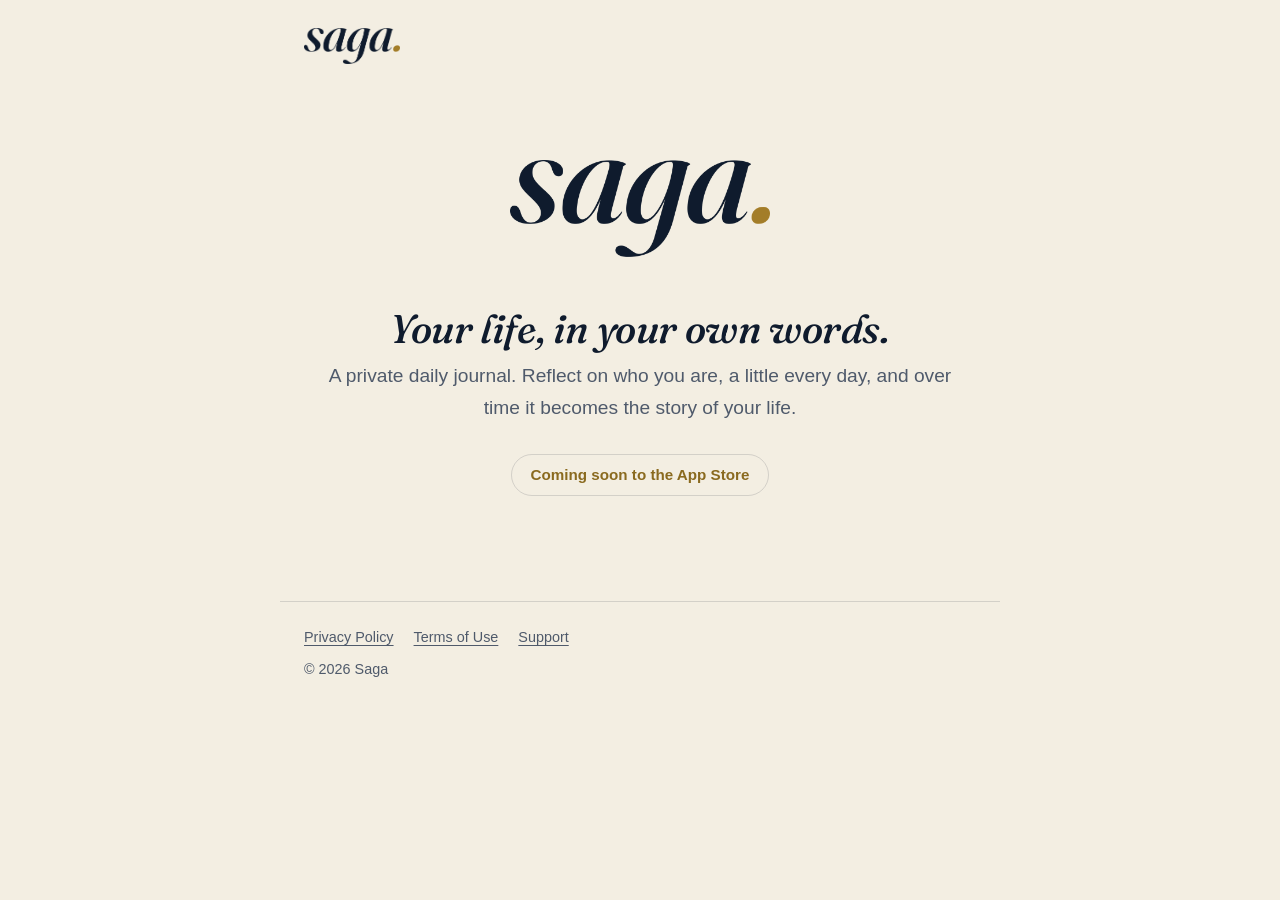
<file: index.html>
<!doctype html>
<html lang="en"><head>
<meta charset="utf-8"><meta name="viewport" content="width=device-width, initial-scale=1">
<title>Saga: a private daily journal</title><meta name="description" content="Saga is a private daily journal for the life you are living, written in your own words.">
<link rel="icon" href="/favicon.png"><link rel="stylesheet" href="/assets/style.css">
<link rel="preconnect" href="https://fonts.googleapis.com"><link rel="preconnect" href="https://fonts.gstatic.com" crossorigin>
<link href="https://fonts.googleapis.com/css2?family=Fraunces:ital,opsz,wght@1,9..144,500&display=swap" rel="stylesheet">
</head><body>
<header class="top"><a href="/" aria-label="Saga home"><picture><source srcset="/assets/wordmark-on-dark.png" media="(prefers-color-scheme: dark)"><img src="/assets/wordmark-on-light.png" alt="saga." width="96" height="36"></picture></a></header>
<main class="home"><section class="hero">
<picture><source srcset="/assets/wordmark-on-dark.png" media="(prefers-color-scheme: dark)"><img class="big" src="/assets/wordmark-on-light.png" alt="saga." width="260" height="97"></picture>
<h1>Your life, in your own words.</h1>
<p class="lead">A private daily journal. Reflect on who you are, a little every day, and over time it becomes the story of your life.</p>
<p class="soon">Coming soon to the App Store</p>
</section></main>
<footer><nav><a href="/privacy/">Privacy Policy</a><a href="/terms/">Terms of Use</a><a href="/support/">Support</a></nav><p>&copy; 2026 Saga</p></footer>
</body></html>
</file>
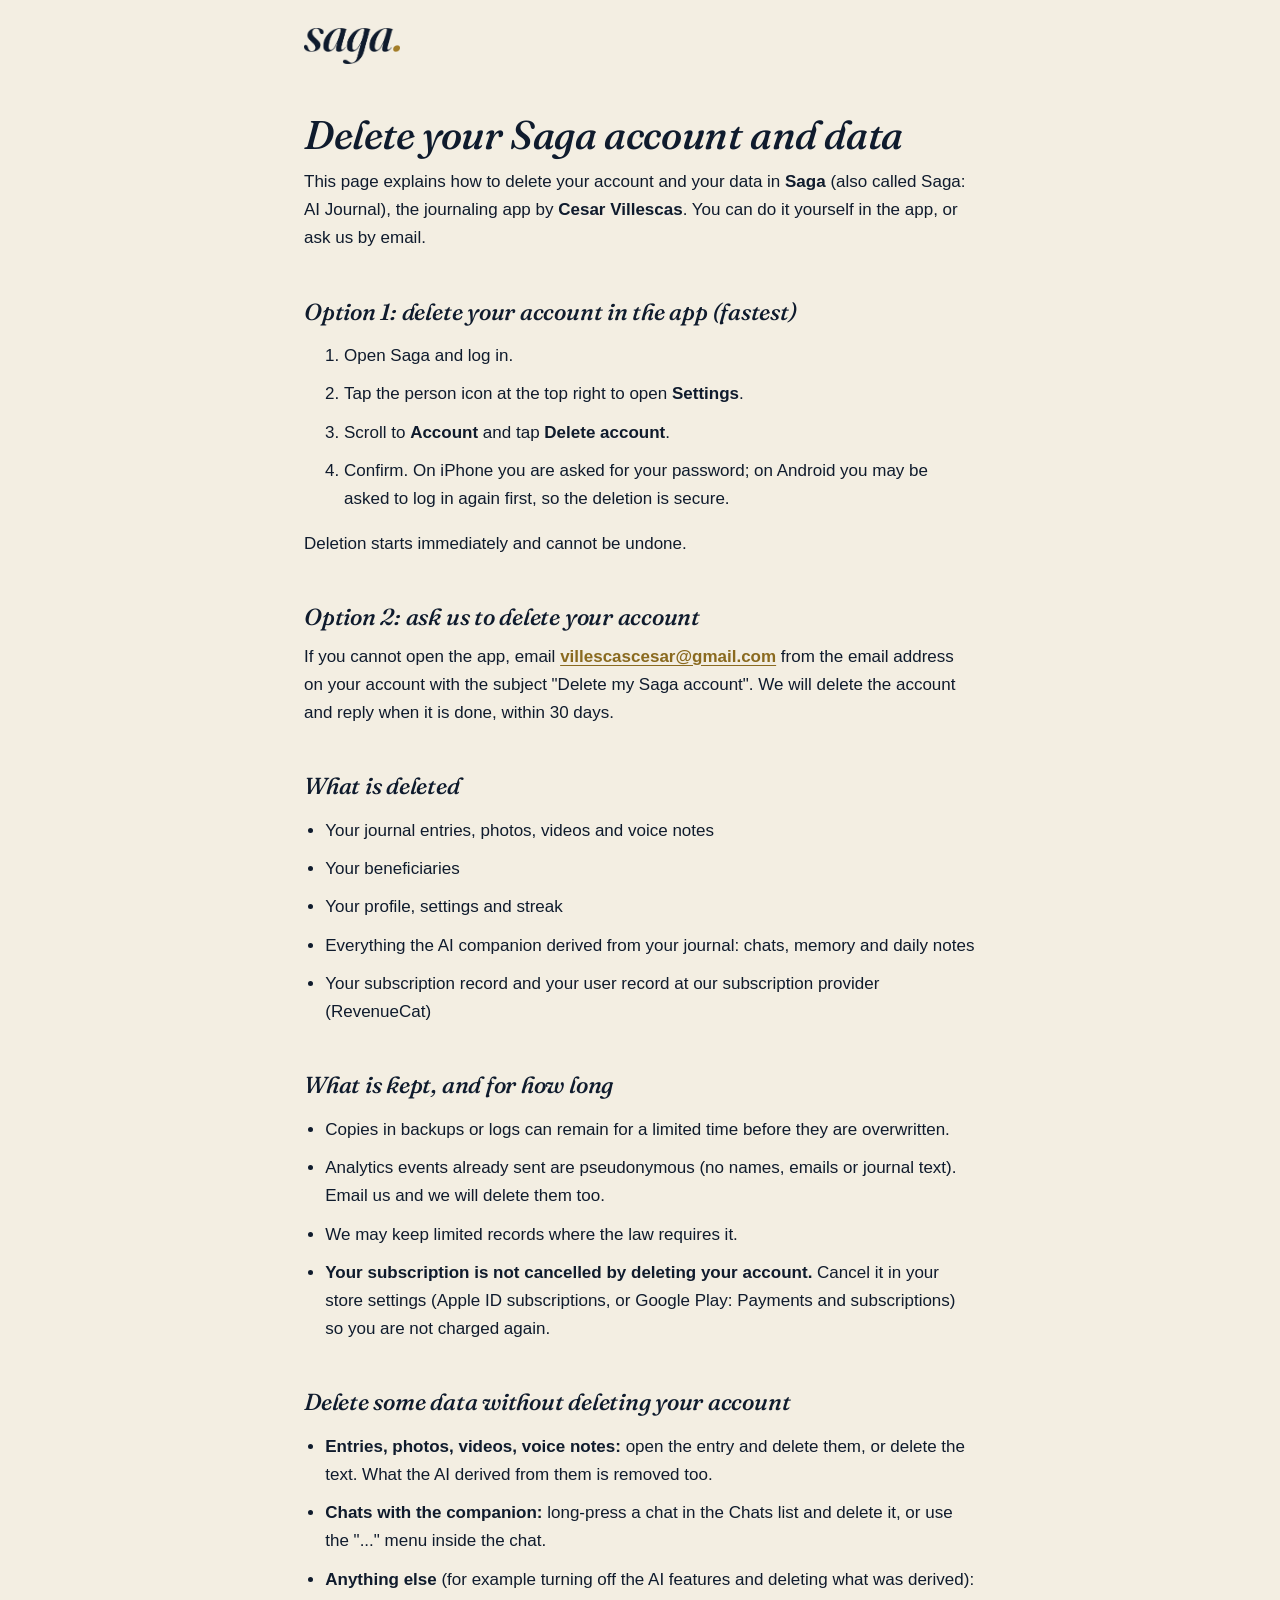
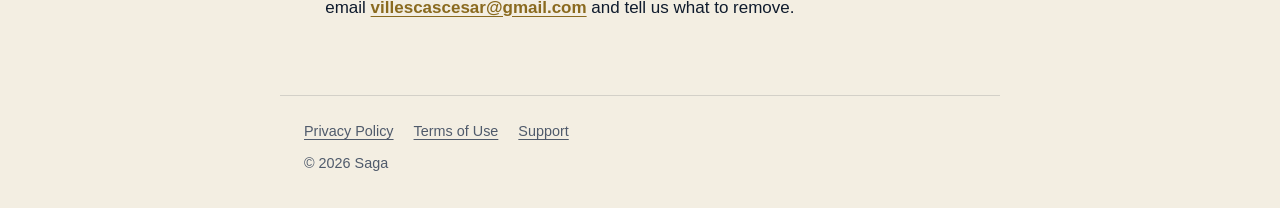
<file: delete-account/index.html>
<!doctype html>
<html lang="en"><head>
<meta charset="utf-8"><meta name="viewport" content="width=device-width, initial-scale=1">
<title>Delete your account - Saga</title><meta name="description" content="How to delete your Saga account and data.">
<link rel="icon" href="/favicon.png"><link rel="stylesheet" href="/assets/style.css">
<link rel="preconnect" href="https://fonts.googleapis.com"><link rel="preconnect" href="https://fonts.gstatic.com" crossorigin>
<link href="https://fonts.googleapis.com/css2?family=Fraunces:ital,opsz,wght@1,9..144,500&display=swap" rel="stylesheet">
</head><body>
<header class="top"><a href="/" aria-label="Saga home"><picture><source srcset="/assets/wordmark-on-dark.png" media="(prefers-color-scheme: dark)"><img src="/assets/wordmark-on-light.png" alt="saga." width="96" height="36"></picture></a></header>
<main class="doc"><h1>Delete your Saga account and data</h1>
<p>This page explains how to delete your account and your data in <strong>Saga</strong> (also called Saga: AI Journal), the journaling app by <strong>Cesar Villescas</strong>. You can do it yourself in the app, or ask us by email.</p>
<h2>Option 1: delete your account in the app (fastest)</h2>
<ol>
<li>Open Saga and log in.</li>
<li>Tap the person icon at the top right to open <strong>Settings</strong>.</li>
<li>Scroll to <strong>Account</strong> and tap <strong>Delete account</strong>.</li>
<li>Confirm. On iPhone you are asked for your password; on Android you may be asked to log in again first, so the deletion is secure.</li>
</ol>
<p>Deletion starts immediately and cannot be undone.</p>
<h2>Option 2: ask us to delete your account</h2>
<p>If you cannot open the app, email <strong><a href="mailto:villescascesar@gmail.com">villescascesar@gmail.com</a></strong> from the email address on your account with the subject "Delete my Saga account". We will delete the account and reply when it is done, within 30 days.</p>
<h2>What is deleted</h2>
<ul>
<li>Your journal entries, photos, videos and voice notes</li>
<li>Your beneficiaries</li>
<li>Your profile, settings and streak</li>
<li>Everything the AI companion derived from your journal: chats, memory and daily notes</li>
<li>Your subscription record and your user record at our subscription provider (RevenueCat)</li>
</ul>
<h2>What is kept, and for how long</h2>
<ul>
<li>Copies in backups or logs can remain for a limited time before they are overwritten.</li>
<li>Analytics events already sent are pseudonymous (no names, emails or journal text). Email us and we will delete them too.</li>
<li>We may keep limited records where the law requires it.</li>
<li><strong>Your subscription is not cancelled by deleting your account.</strong> Cancel it in your store settings (Apple ID subscriptions, or Google Play: Payments and subscriptions) so you are not charged again.</li>
</ul>
<h2>Delete some data without deleting your account</h2>
<ul>
<li><strong>Entries, photos, videos, voice notes:</strong> open the entry and delete them, or delete the text. What the AI derived from them is removed too.</li>
<li><strong>Chats with the companion:</strong> long-press a chat in the Chats list and delete it, or use the "..." menu inside the chat.</li>
<li><strong>Anything else</strong> (for example turning off the AI features and deleting what was derived): email <strong><a href="mailto:villescascesar@gmail.com">villescascesar@gmail.com</a></strong> and tell us what to remove.</li>
</ul></main>
<footer><nav><a href="/privacy/">Privacy Policy</a><a href="/terms/">Terms of Use</a><a href="/support/">Support</a></nav><p>&copy; 2026 Saga</p></footer>
</body></html>
</file>
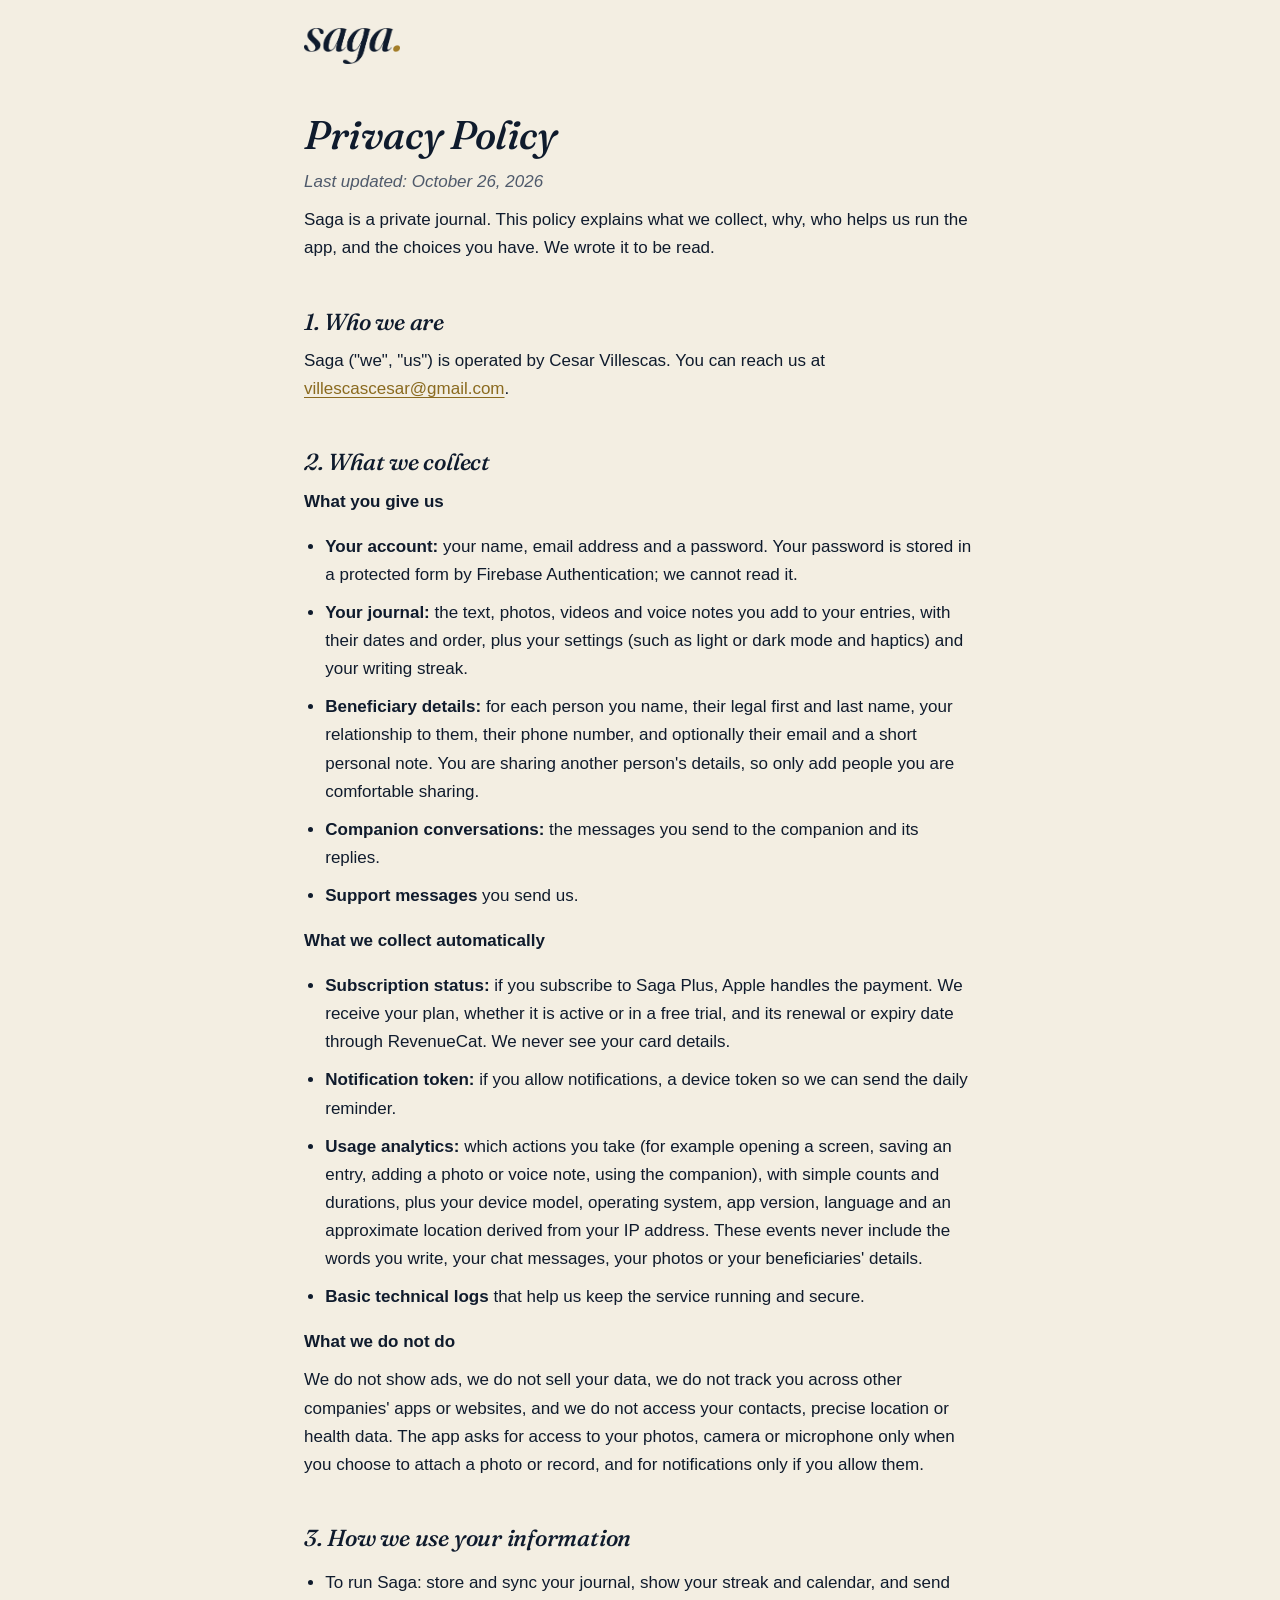
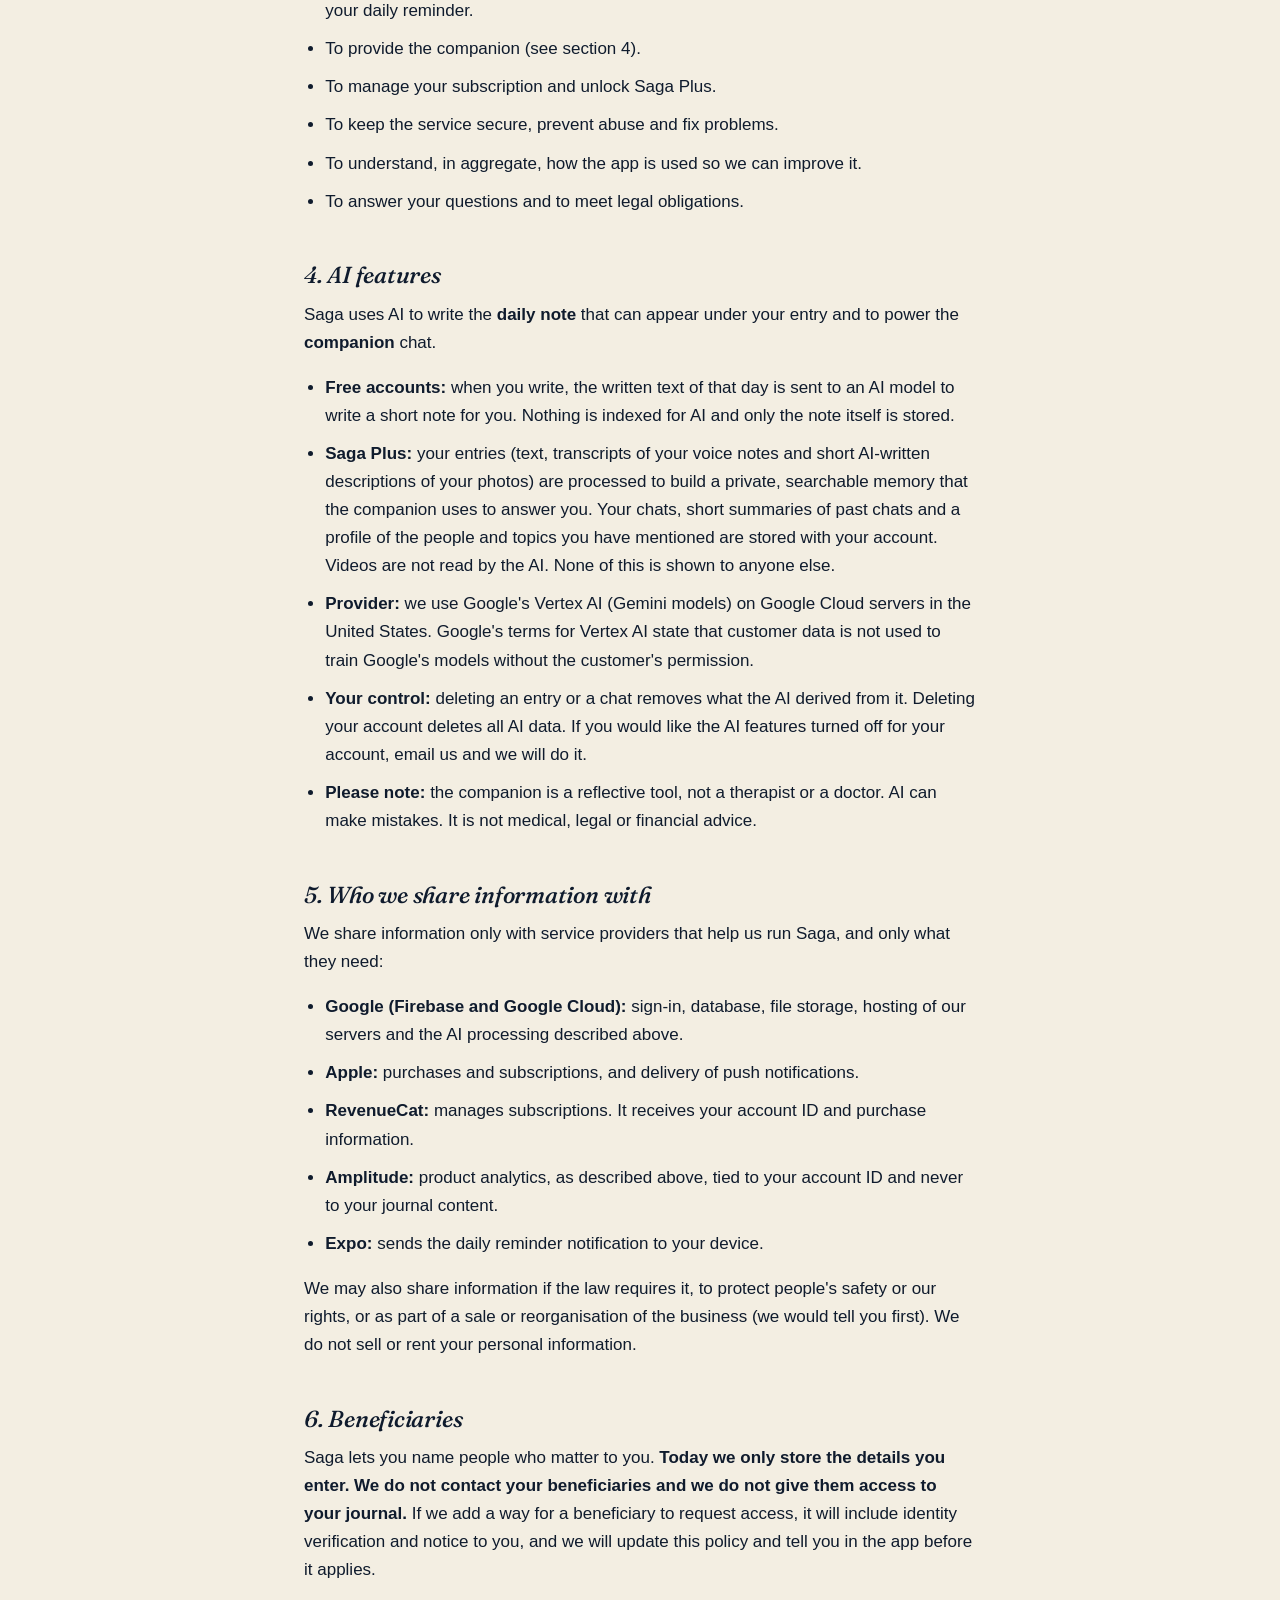
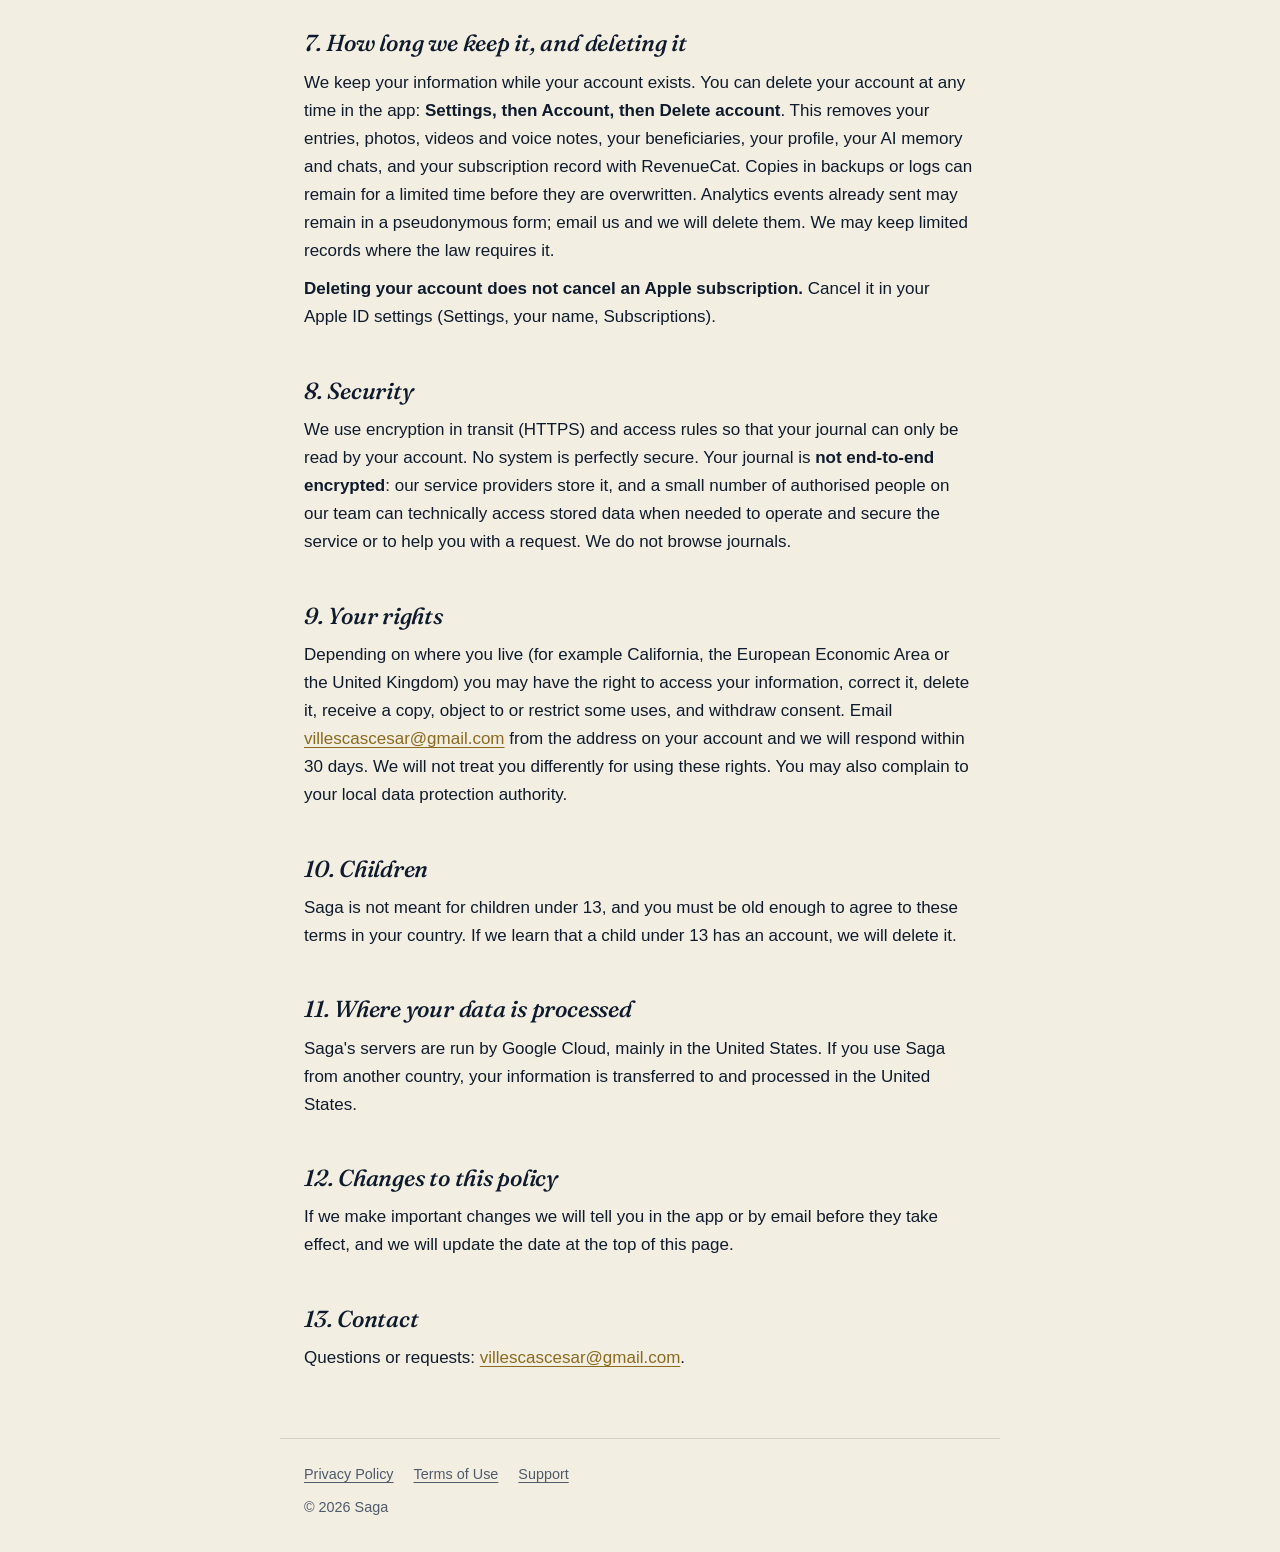
<file: privacy/index.html>
<!doctype html>
<html lang="en"><head>
<meta charset="utf-8"><meta name="viewport" content="width=device-width, initial-scale=1">
<title>Privacy Policy - Saga</title><meta name="description" content="How Saga collects, uses and protects your information.">
<link rel="icon" href="/favicon.png"><link rel="stylesheet" href="/assets/style.css">
<link rel="preconnect" href="https://fonts.googleapis.com"><link rel="preconnect" href="https://fonts.gstatic.com" crossorigin>
<link href="https://fonts.googleapis.com/css2?family=Fraunces:ital,opsz,wght@1,9..144,500&display=swap" rel="stylesheet">
</head><body>
<header class="top"><a href="/" aria-label="Saga home"><picture><source srcset="/assets/wordmark-on-dark.png" media="(prefers-color-scheme: dark)"><img src="/assets/wordmark-on-light.png" alt="saga." width="96" height="36"></picture></a></header>
<main class="doc"><h1>Privacy Policy</h1>
<p><em>Last updated: October 26, 2026</em></p>
<p>Saga is a private journal. This policy explains what we collect, why, who helps us run the app, and the choices you have. We wrote it to be read.</p>
<h2>1. Who we are</h2>
<p>Saga ("we", "us") is operated by Cesar Villescas. You can reach us at <a href="mailto:villescascesar@gmail.com">villescascesar@gmail.com</a>.</p>
<h2>2. What we collect</h2>
<p><strong>What you give us</strong></p>
<ul>
<li><strong>Your account:</strong> your name, email address and a password. Your password is stored in a protected form by Firebase Authentication; we cannot read it.</li>
<li><strong>Your journal:</strong> the text, photos, videos and voice notes you add to your entries, with their dates and order, plus your settings (such as light or dark mode and haptics) and your writing streak.</li>
<li><strong>Beneficiary details:</strong> for each person you name, their legal first and last name, your relationship to them, their phone number, and optionally their email and a short personal note. You are sharing another person's details, so only add people you are comfortable sharing.</li>
<li><strong>Companion conversations:</strong> the messages you send to the companion and its replies.</li>
<li><strong>Support messages</strong> you send us.</li>
</ul>
<p><strong>What we collect automatically</strong></p>
<ul>
<li><strong>Subscription status:</strong> if you subscribe to Saga Plus, Apple handles the payment. We receive your plan, whether it is active or in a free trial, and its renewal or expiry date through RevenueCat. We never see your card details.</li>
<li><strong>Notification token:</strong> if you allow notifications, a device token so we can send the daily reminder.</li>
<li><strong>Usage analytics:</strong> which actions you take (for example opening a screen, saving an entry, adding a photo or voice note, using the companion), with simple counts and durations, plus your device model, operating system, app version, language and an approximate location derived from your IP address. These events never include the words you write, your chat messages, your photos or your beneficiaries' details.</li>
<li><strong>Basic technical logs</strong> that help us keep the service running and secure.</li>
</ul>
<p><strong>What we do not do</strong></p>
<p>We do not show ads, we do not sell your data, we do not track you across other companies' apps or websites, and we do not access your contacts, precise location or health data. The app asks for access to your photos, camera or microphone only when you choose to attach a photo or record, and for notifications only if you allow them.</p>
<h2>3. How we use your information</h2>
<ul>
<li>To run Saga: store and sync your journal, show your streak and calendar, and send your daily reminder.</li>
<li>To provide the companion (see section 4).</li>
<li>To manage your subscription and unlock Saga Plus.</li>
<li>To keep the service secure, prevent abuse and fix problems.</li>
<li>To understand, in aggregate, how the app is used so we can improve it.</li>
<li>To answer your questions and to meet legal obligations.</li>
</ul>
<h2>4. AI features</h2>
<p>Saga uses AI to write the <strong>daily note</strong> that can appear under your entry and to power the <strong>companion</strong> chat.</p>
<ul>
<li><strong>Free accounts:</strong> when you write, the written text of that day is sent to an AI model to write a short note for you. Nothing is indexed for AI and only the note itself is stored.</li>
<li><strong>Saga Plus:</strong> your entries (text, transcripts of your voice notes and short AI-written descriptions of your photos) are processed to build a private, searchable memory that the companion uses to answer you. Your chats, short summaries of past chats and a profile of the people and topics you have mentioned are stored with your account. Videos are not read by the AI. None of this is shown to anyone else.</li>
<li><strong>Provider:</strong> we use Google's Vertex AI (Gemini models) on Google Cloud servers in the United States. Google's terms for Vertex AI state that customer data is not used to train Google's models without the customer's permission.</li>
<li><strong>Your control:</strong> deleting an entry or a chat removes what the AI derived from it. Deleting your account deletes all AI data. If you would like the AI features turned off for your account, email us and we will do it.</li>
<li><strong>Please note:</strong> the companion is a reflective tool, not a therapist or a doctor. AI can make mistakes. It is not medical, legal or financial advice.</li>
</ul>
<h2>5. Who we share information with</h2>
<p>We share information only with service providers that help us run Saga, and only what they need:</p>
<ul>
<li><strong>Google (Firebase and Google Cloud):</strong> sign-in, database, file storage, hosting of our servers and the AI processing described above.</li>
<li><strong>Apple:</strong> purchases and subscriptions, and delivery of push notifications.</li>
<li><strong>RevenueCat:</strong> manages subscriptions. It receives your account ID and purchase information.</li>
<li><strong>Amplitude:</strong> product analytics, as described above, tied to your account ID and never to your journal content.</li>
<li><strong>Expo:</strong> sends the daily reminder notification to your device.</li>
</ul>
<p>We may also share information if the law requires it, to protect people's safety or our rights, or as part of a sale or reorganisation of the business (we would tell you first). We do not sell or rent your personal information.</p>
<h2>6. Beneficiaries</h2>
<p>Saga lets you name people who matter to you. <strong>Today we only store the details you enter. We do not contact your beneficiaries and we do not give them access to your journal.</strong> If we add a way for a beneficiary to request access, it will include identity verification and notice to you, and we will update this policy and tell you in the app before it applies.</p>
<h2>7. How long we keep it, and deleting it</h2>
<p>We keep your information while your account exists. You can delete your account at any time in the app: <strong>Settings, then Account, then Delete account</strong>. This removes your entries, photos, videos and voice notes, your beneficiaries, your profile, your AI memory and chats, and your subscription record with RevenueCat. Copies in backups or logs can remain for a limited time before they are overwritten. Analytics events already sent may remain in a pseudonymous form; email us and we will delete them. We may keep limited records where the law requires it.</p>
<p><strong>Deleting your account does not cancel an Apple subscription.</strong> Cancel it in your Apple ID settings (Settings, your name, Subscriptions).</p>
<h2>8. Security</h2>
<p>We use encryption in transit (HTTPS) and access rules so that your journal can only be read by your account. No system is perfectly secure. Your journal is <strong>not end-to-end encrypted</strong>: our service providers store it, and a small number of authorised people on our team can technically access stored data when needed to operate and secure the service or to help you with a request. We do not browse journals.</p>
<h2>9. Your rights</h2>
<p>Depending on where you live (for example California, the European Economic Area or the United Kingdom) you may have the right to access your information, correct it, delete it, receive a copy, object to or restrict some uses, and withdraw consent. Email <a href="mailto:villescascesar@gmail.com">villescascesar@gmail.com</a> from the address on your account and we will respond within 30 days. We will not treat you differently for using these rights. You may also complain to your local data protection authority.</p>
<h2>10. Children</h2>
<p>Saga is not meant for children under 13, and you must be old enough to agree to these terms in your country. If we learn that a child under 13 has an account, we will delete it.</p>
<h2>11. Where your data is processed</h2>
<p>Saga's servers are run by Google Cloud, mainly in the United States. If you use Saga from another country, your information is transferred to and processed in the United States.</p>
<h2>12. Changes to this policy</h2>
<p>If we make important changes we will tell you in the app or by email before they take effect, and we will update the date at the top of this page.</p>
<h2>13. Contact</h2>
<p>Questions or requests: <a href="mailto:villescascesar@gmail.com">villescascesar@gmail.com</a>.</p></main>
<footer><nav><a href="/privacy/">Privacy Policy</a><a href="/terms/">Terms of Use</a><a href="/support/">Support</a></nav><p>&copy; 2026 Saga</p></footer>
</body></html>
</file>
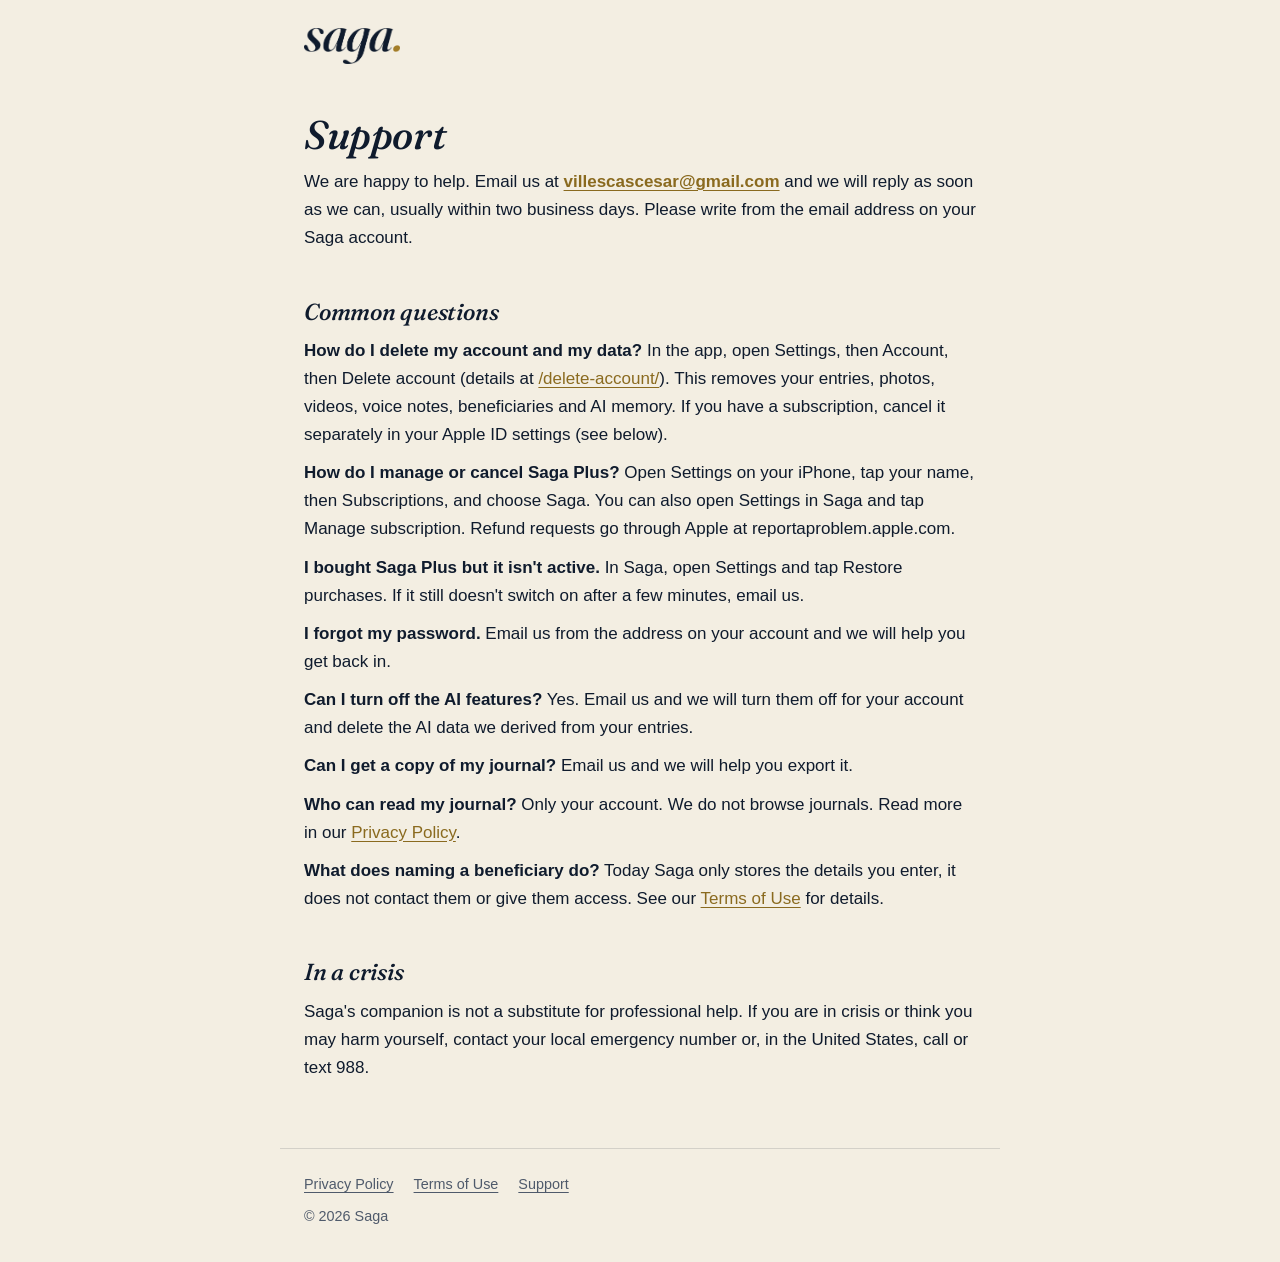
<file: support/index.html>
<!doctype html>
<html lang="en"><head>
<meta charset="utf-8"><meta name="viewport" content="width=device-width, initial-scale=1">
<title>Support - Saga</title><meta name="description" content="Get help with Saga.">
<link rel="icon" href="/favicon.png"><link rel="stylesheet" href="/assets/style.css">
<link rel="preconnect" href="https://fonts.googleapis.com"><link rel="preconnect" href="https://fonts.gstatic.com" crossorigin>
<link href="https://fonts.googleapis.com/css2?family=Fraunces:ital,opsz,wght@1,9..144,500&display=swap" rel="stylesheet">
</head><body>
<header class="top"><a href="/" aria-label="Saga home"><picture><source srcset="/assets/wordmark-on-dark.png" media="(prefers-color-scheme: dark)"><img src="/assets/wordmark-on-light.png" alt="saga." width="96" height="36"></picture></a></header>
<main class="doc"><h1>Support</h1>
<p>We are happy to help. Email us at <strong><a href="mailto:villescascesar@gmail.com">villescascesar@gmail.com</a></strong> and we will reply as soon as we can, usually within two business days. Please write from the email address on your Saga account.</p>
<h2>Common questions</h2>
<p><strong>How do I delete my account and my data?</strong>
In the app, open Settings, then Account, then Delete account (details at <a href="/delete-account/">/delete-account/</a>). This removes your entries, photos, videos, voice notes, beneficiaries and AI memory. If you have a subscription, cancel it separately in your Apple ID settings (see below).</p>
<p><strong>How do I manage or cancel Saga Plus?</strong>
Open Settings on your iPhone, tap your name, then Subscriptions, and choose Saga. You can also open Settings in Saga and tap Manage subscription. Refund requests go through Apple at reportaproblem.apple.com.</p>
<p><strong>I bought Saga Plus but it isn't active.</strong>
In Saga, open Settings and tap Restore purchases. If it still doesn't switch on after a few minutes, email us.</p>
<p><strong>I forgot my password.</strong>
Email us from the address on your account and we will help you get back in.</p>
<p><strong>Can I turn off the AI features?</strong>
Yes. Email us and we will turn them off for your account and delete the AI data we derived from your entries.</p>
<p><strong>Can I get a copy of my journal?</strong>
Email us and we will help you export it.</p>
<p><strong>Who can read my journal?</strong>
Only your account. We do not browse journals. Read more in our <a href="/privacy/">Privacy Policy</a>.</p>
<p><strong>What does naming a beneficiary do?</strong>
Today Saga only stores the details you enter, it does not contact them or give them access. See our <a href="/terms/">Terms of Use</a> for details.</p>
<h2>In a crisis</h2>
<p>Saga's companion is not a substitute for professional help. If you are in crisis or think you may harm yourself, contact your local emergency number or, in the United States, call or text 988.</p></main>
<footer><nav><a href="/privacy/">Privacy Policy</a><a href="/terms/">Terms of Use</a><a href="/support/">Support</a></nav><p>&copy; 2026 Saga</p></footer>
</body></html>
</file>
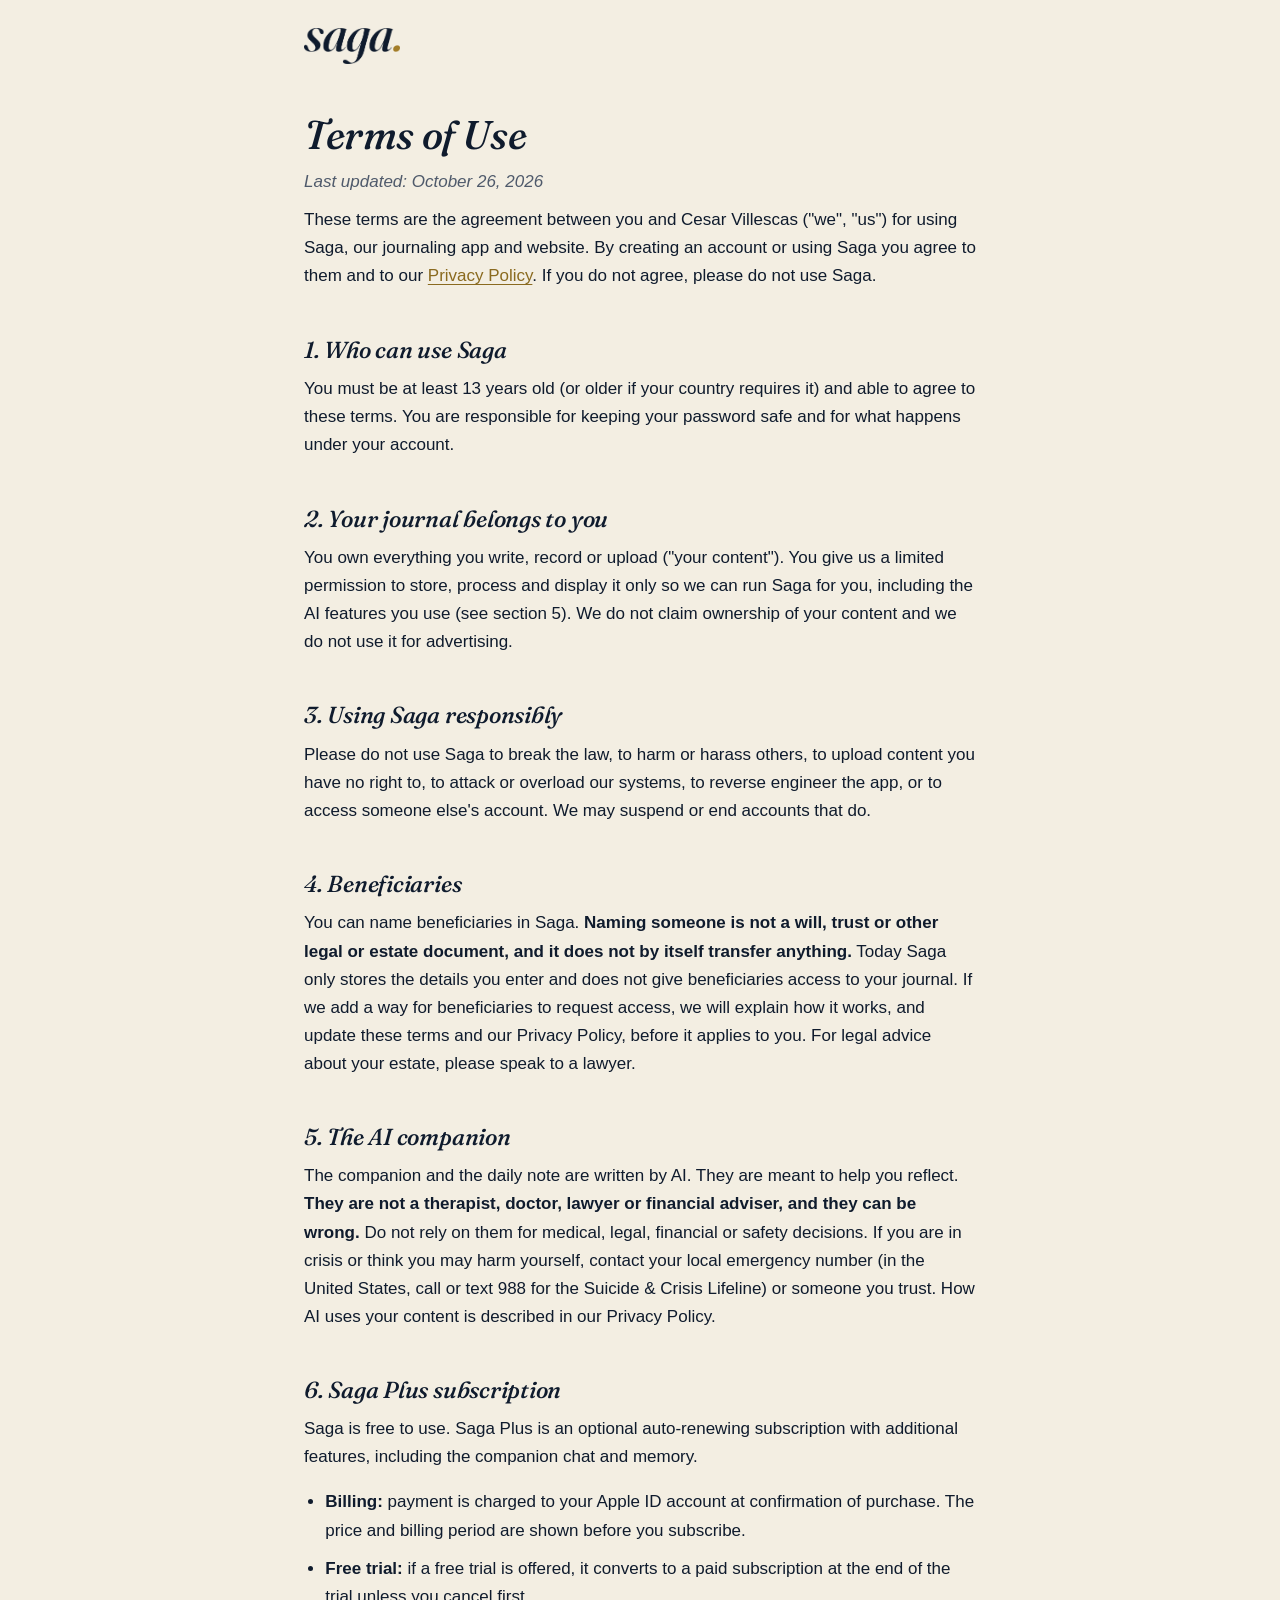
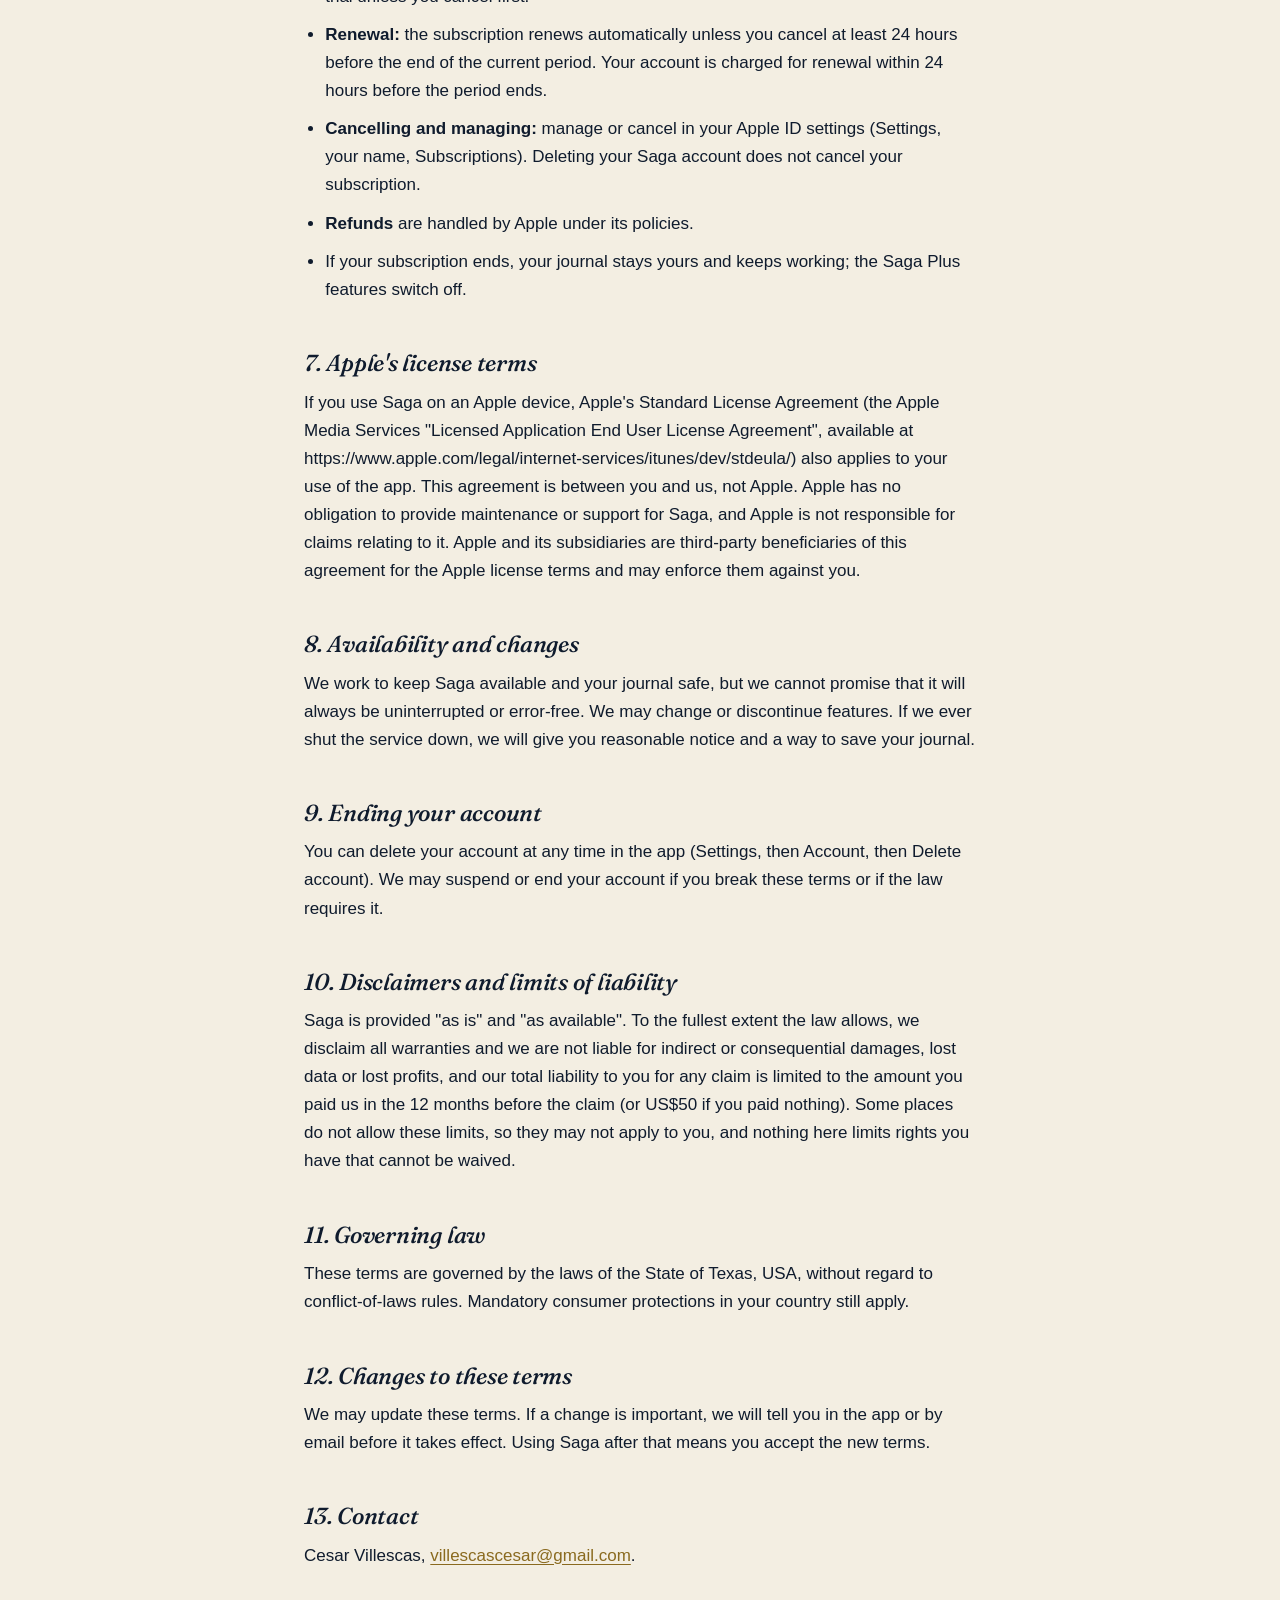
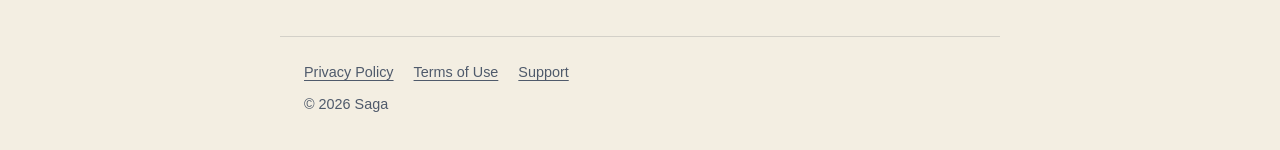
<file: terms/index.html>
<!doctype html>
<html lang="en"><head>
<meta charset="utf-8"><meta name="viewport" content="width=device-width, initial-scale=1">
<title>Terms of Use - Saga</title><meta name="description" content="The terms for using Saga and the Saga Plus subscription.">
<link rel="icon" href="/favicon.png"><link rel="stylesheet" href="/assets/style.css">
<link rel="preconnect" href="https://fonts.googleapis.com"><link rel="preconnect" href="https://fonts.gstatic.com" crossorigin>
<link href="https://fonts.googleapis.com/css2?family=Fraunces:ital,opsz,wght@1,9..144,500&display=swap" rel="stylesheet">
</head><body>
<header class="top"><a href="/" aria-label="Saga home"><picture><source srcset="/assets/wordmark-on-dark.png" media="(prefers-color-scheme: dark)"><img src="/assets/wordmark-on-light.png" alt="saga." width="96" height="36"></picture></a></header>
<main class="doc"><h1>Terms of Use</h1>
<p><em>Last updated: October 26, 2026</em></p>
<p>These terms are the agreement between you and Cesar Villescas ("we", "us") for using Saga, our journaling app and website. By creating an account or using Saga you agree to them and to our <a href="/privacy/">Privacy Policy</a>. If you do not agree, please do not use Saga.</p>
<h2>1. Who can use Saga</h2>
<p>You must be at least 13 years old (or older if your country requires it) and able to agree to these terms. You are responsible for keeping your password safe and for what happens under your account.</p>
<h2>2. Your journal belongs to you</h2>
<p>You own everything you write, record or upload ("your content"). You give us a limited permission to store, process and display it only so we can run Saga for you, including the AI features you use (see section 5). We do not claim ownership of your content and we do not use it for advertising.</p>
<h2>3. Using Saga responsibly</h2>
<p>Please do not use Saga to break the law, to harm or harass others, to upload content you have no right to, to attack or overload our systems, to reverse engineer the app, or to access someone else's account. We may suspend or end accounts that do.</p>
<h2>4. Beneficiaries</h2>
<p>You can name beneficiaries in Saga. <strong>Naming someone is not a will, trust or other legal or estate document, and it does not by itself transfer anything.</strong> Today Saga only stores the details you enter and does not give beneficiaries access to your journal. If we add a way for beneficiaries to request access, we will explain how it works, and update these terms and our Privacy Policy, before it applies to you. For legal advice about your estate, please speak to a lawyer.</p>
<h2>5. The AI companion</h2>
<p>The companion and the daily note are written by AI. They are meant to help you reflect. <strong>They are not a therapist, doctor, lawyer or financial adviser, and they can be wrong.</strong> Do not rely on them for medical, legal, financial or safety decisions. If you are in crisis or think you may harm yourself, contact your local emergency number (in the United States, call or text 988 for the Suicide &amp; Crisis Lifeline) or someone you trust. How AI uses your content is described in our Privacy Policy.</p>
<h2>6. Saga Plus subscription</h2>
<p>Saga is free to use. Saga Plus is an optional auto-renewing subscription with additional features, including the companion chat and memory.</p>
<ul>
<li><strong>Billing:</strong> payment is charged to your Apple ID account at confirmation of purchase. The price and billing period are shown before you subscribe.</li>
<li><strong>Free trial:</strong> if a free trial is offered, it converts to a paid subscription at the end of the trial unless you cancel first.</li>
<li><strong>Renewal:</strong> the subscription renews automatically unless you cancel at least 24 hours before the end of the current period. Your account is charged for renewal within 24 hours before the period ends.</li>
<li><strong>Cancelling and managing:</strong> manage or cancel in your Apple ID settings (Settings, your name, Subscriptions). Deleting your Saga account does not cancel your subscription.</li>
<li><strong>Refunds</strong> are handled by Apple under its policies.</li>
<li>If your subscription ends, your journal stays yours and keeps working; the Saga Plus features switch off.</li>
</ul>
<h2>7. Apple's license terms</h2>
<p>If you use Saga on an Apple device, Apple's Standard License Agreement (the Apple Media Services "Licensed Application End User License Agreement", available at https://www.apple.com/legal/internet-services/itunes/dev/stdeula/) also applies to your use of the app. This agreement is between you and us, not Apple. Apple has no obligation to provide maintenance or support for Saga, and Apple is not responsible for claims relating to it. Apple and its subsidiaries are third-party beneficiaries of this agreement for the Apple license terms and may enforce them against you.</p>
<h2>8. Availability and changes</h2>
<p>We work to keep Saga available and your journal safe, but we cannot promise that it will always be uninterrupted or error-free. We may change or discontinue features. If we ever shut the service down, we will give you reasonable notice and a way to save your journal.</p>
<h2>9. Ending your account</h2>
<p>You can delete your account at any time in the app (Settings, then Account, then Delete account). We may suspend or end your account if you break these terms or if the law requires it.</p>
<h2>10. Disclaimers and limits of liability</h2>
<p>Saga is provided "as is" and "as available". To the fullest extent the law allows, we disclaim all warranties and we are not liable for indirect or consequential damages, lost data or lost profits, and our total liability to you for any claim is limited to the amount you paid us in the 12 months before the claim (or US$50 if you paid nothing). Some places do not allow these limits, so they may not apply to you, and nothing here limits rights you have that cannot be waived.</p>
<h2>11. Governing law</h2>
<p>These terms are governed by the laws of the State of Texas, USA, without regard to conflict-of-laws rules. Mandatory consumer protections in your country still apply.</p>
<h2>12. Changes to these terms</h2>
<p>We may update these terms. If a change is important, we will tell you in the app or by email before it takes effect. Using Saga after that means you accept the new terms.</p>
<h2>13. Contact</h2>
<p>Cesar Villescas, <a href="mailto:villescascesar@gmail.com">villescascesar@gmail.com</a>.</p></main>
<footer><nav><a href="/privacy/">Privacy Policy</a><a href="/terms/">Terms of Use</a><a href="/support/">Support</a></nav><p>&copy; 2026 Saga</p></footer>
</body></html>
</file>
<file: assets/style.css>
:root{--bg:#F3EEE2;--card:#FFFFFF;--text:#0F1B2D;--sec:#4F5A6B;--accent:#8A6A1F;--line:rgba(15,27,45,.14)}
@media (prefers-color-scheme:dark){:root{--bg:#0A1220;--card:#0F1B2D;--text:#F3EEE2;--sec:#A9B2C0;--accent:#E3C98F;--line:rgba(243,238,226,.16)}}
*{box-sizing:border-box}
html{-webkit-text-size-adjust:100%}
body{margin:0;background:var(--bg);color:var(--text);font:17px/1.65 -apple-system,BlinkMacSystemFont,"Segoe UI",Roboto,Helvetica,Arial,sans-serif}
a{color:var(--accent);text-underline-offset:3px}
.top{max-width:720px;margin:0 auto;padding:28px 24px 0}.top img{display:block;height:auto}
main{max-width:720px;margin:0 auto;padding:24px 24px 56px}
h1,h2{font-family:Fraunces,Georgia,serif;font-style:italic;font-weight:500;letter-spacing:-.01em;line-height:1.15}
h1{font-size:2.5rem;margin:.6em 0 .2em}h2{font-size:1.45rem;margin:2em 0 .5em}
em{color:var(--sec)}p,li{margin:.6em 0}ul{padding-left:1.25em}
mark{background:#FFE8A3;color:#222;padding:0 4px;border-radius:4px}
.hero{text-align:center;padding:72px 0 40px}.hero .big{height:auto;max-width:70%}.hero h1{margin-top:1em}
.lead{font-size:1.2rem;color:var(--sec);max-width:34em;margin:0 auto}
.soon{display:inline-block;margin-top:2em;padding:.5em 1.2em;border:1px solid var(--line);border-radius:999px;color:var(--accent);font-weight:600;font-size:.95rem}
footer{max-width:720px;margin:0 auto;padding:24px;border-top:1px solid var(--line);color:var(--sec);font-size:.9rem}
footer nav{display:flex;gap:20px;flex-wrap:wrap}footer a{color:var(--sec)}
@media (max-width:520px){h1{font-size:2rem}.hero{padding-top:40px}}
</file>
